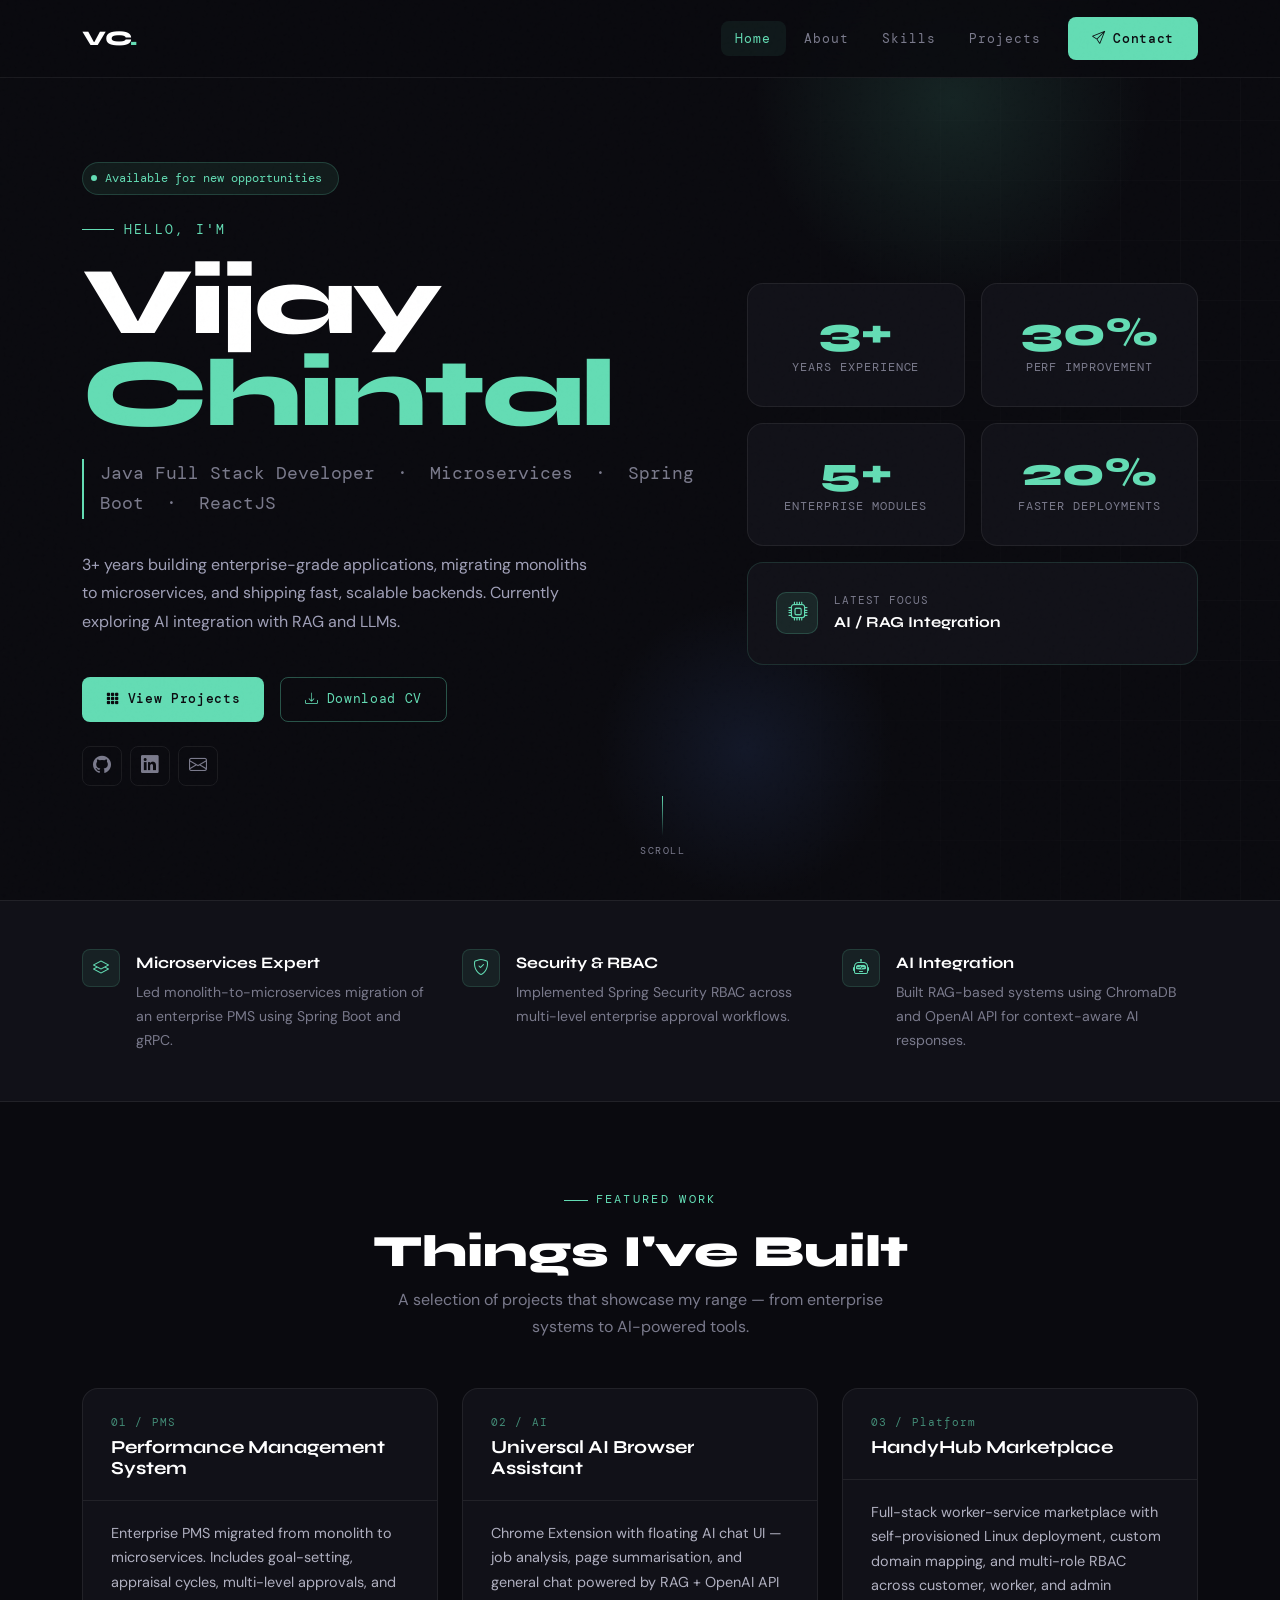
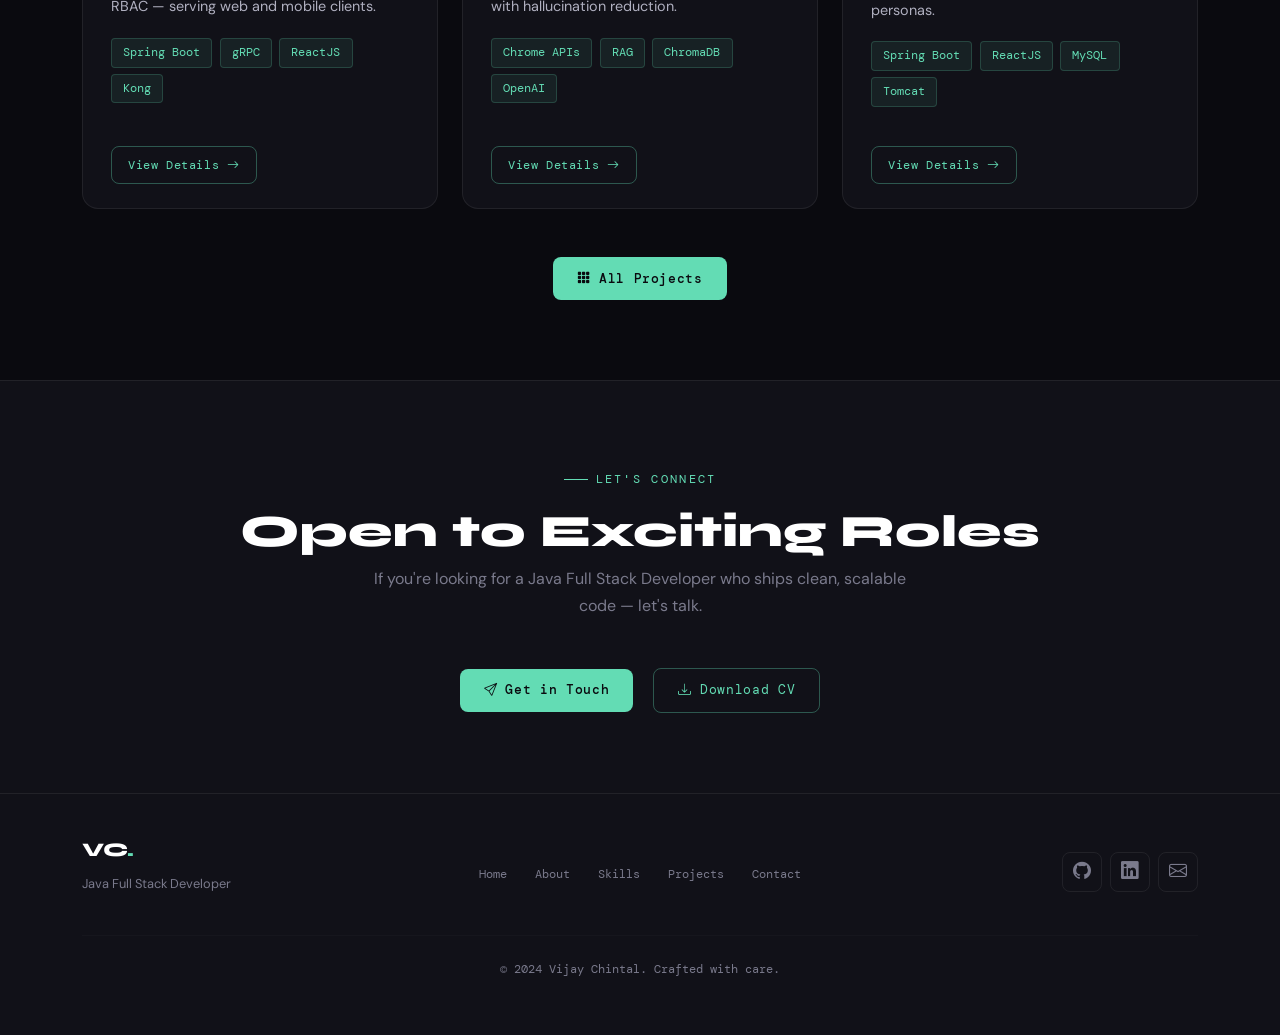
<file: Index.html>
<!DOCTYPE html>
<html lang="en">
<head>
  <meta charset="UTF-8" />
  <meta name="viewport" content="width=device-width, initial-scale=1.0" />
  <title>Vijay Chintal – Java Full Stack Developer</title>
  <meta name="description" content="Portfolio of Vijay Chintal, Java Full Stack Developer specialising in Spring Boot, Microservices, and ReactJS." />

  <!-- Bootstrap 5 -->
  <link rel="stylesheet" href="https://cdn.jsdelivr.net/npm/bootstrap@5.3.3/dist/css/bootstrap.min.css" />
  <!-- Bootstrap Icons -->
  <link rel="stylesheet" href="https://cdn.jsdelivr.net/npm/bootstrap-icons@1.11.3/font/bootstrap-icons.min.css" />
  <!-- Custom styles -->
  <link rel="stylesheet" href="css/Styles.css" />
</head>
<body>

  <!-- ─── NAVBAR ──────────────────────────────────────────── -->
  <nav class="navbar navbar-expand-lg fixed-top">
    <div class="container">
      <a class="navbar-brand" href="index.html">VC<span>.</span></a>

      <button class="navbar-toggler" type="button" data-bs-toggle="collapse" data-bs-target="#navMenu">
        <span class="navbar-toggler-icon"></span>
      </button>

      <div class="collapse navbar-collapse" id="navMenu">
        <ul class="navbar-nav ms-auto align-items-lg-center gap-lg-1">
          <li class="nav-item"><a class="nav-link active-page" href="index.html">Home</a></li>
          <li class="nav-item"><a class="nav-link" href="about.html">About</a></li>
          <li class="nav-item"><a class="nav-link" href="skills.html">Skills</a></li>
          <li class="nav-item"><a class="nav-link" href="projects.html">Projects</a></li>
          <li class="nav-item ms-lg-2">
            <a class="btn-accent" href="contact.html">
              <i class="bi bi-send"></i> Contact
            </a>
          </li>
        </ul>
      </div>
    </div>
  </nav>

  <!-- ─── HERO ────────────────────────────────────────────── -->
  <section class="hero-section">
    <!-- Background elements -->
    <div class="hero-grid-line"></div>
    <div class="glow-green" style="top:-100px;right:10%"></div>
    <div class="glow-blue"  style="bottom:0;right:30%"></div>

    <div class="container position-relative">
      <div class="row align-items-center">
        <div class="col-lg-7">

          <!-- Available badge -->
          <div class="hero-badge fade-up">
            <span class="dot"></span>
            Available for new opportunities
          </div>

          <!-- Eyebrow -->
          <p class="hero-eyebrow fade-up delay-1">Hello, I'm</p>

          <!-- Name -->
          <h1 class="hero-name fade-up delay-2">
            Vijay<br><span class="accent">Chintal</span>
          </h1>

          <!-- Role -->
          <p class="hero-role fade-up delay-3">
            Java Full Stack Developer &nbsp;·&nbsp; Microservices &nbsp;·&nbsp; Spring Boot &nbsp;·&nbsp; ReactJS
          </p>

          <!-- Description -->
          <p class="hero-desc fade-up delay-4">
            3+ years building enterprise-grade applications, migrating monoliths to microservices, and shipping fast, scalable backends. Currently exploring AI integration with RAG and LLMs.
          </p>

          <!-- CTAs -->
          <div class="hero-actions fade-up delay-5">
            <a class="btn-accent" href="projects.html">
              <i class="bi bi-grid-3x3-gap-fill"></i> View Projects
            </a>
            <a class="btn-outline-accent" href="assets/Vijay_Chintal_Resume.docx" download>
              <i class="bi bi-download"></i> Download CV
            </a>
          </div>

          <!-- Socials -->
          <div class="d-flex gap-2 mt-4 fade-up delay-5">
            <a href="https://github.com/123vijay12" target="_blank" class="social-btn" title="GitHub">
              <i class="bi bi-github"></i>
            </a>
            <a href="https://www.linkedin.com/in/vijay-chintal/" target="_blank" class="social-btn" title="LinkedIn">
              <i class="bi bi-linkedin"></i>
            </a>
            <a href="mailto:vijaychintal.2525@gmail.com" class="social-btn" title="Email">
              <i class="bi bi-envelope"></i>
            </a>
          </div>
        </div>

        <!-- Right column – stat cards -->
        <div class="col-lg-5 mt-5 mt-lg-0">
          <div class="row g-3 fade-up delay-3">

            <div class="col-6">
              <div class="card-dark text-center">
                <div class="stat-number">3+</div>
                <div class="stat-label">Years Experience</div>
              </div>
            </div>
            <div class="col-6">
              <div class="card-dark text-center">
                <div class="stat-number">30%</div>
                <div class="stat-label">Perf Improvement</div>
              </div>
            </div>
            <div class="col-6">
              <div class="card-dark text-center">
                <div class="stat-number">5+</div>
                <div class="stat-label">Enterprise Modules</div>
              </div>
            </div>
            <div class="col-6">
              <div class="card-dark text-center">
                <div class="stat-number">20%</div>
                <div class="stat-label">Faster Deployments</div>
              </div>
            </div>

            <!-- Featured skill pill -->
            <div class="col-12">
              <div class="card-dark" style="border-color: rgba(99,220,180,.15);">
                <div class="d-flex align-items-center gap-3">
                  <div style="width:42px;height:42px;border-radius:10px;background:rgba(99,220,180,.1);border:1px solid rgba(99,220,180,.2);display:flex;align-items:center;justify-content:center;color:var(--accent);font-size:1.2rem;flex-shrink:0">
                    <i class="bi bi-cpu"></i>
                  </div>
                  <div>
                    <div style="font-family:var(--font-mono);font-size:.7rem;color:var(--muted);letter-spacing:.08em;text-transform:uppercase">Latest Focus</div>
                    <div style="font-family:var(--font-display);font-weight:700;color:#fff;font-size:.95rem">AI / RAG Integration</div>
                  </div>
                </div>
              </div>
            </div>
          </div>
        </div>
      </div>
    </div>

    <div class="scroll-indicator">
      <div class="scroll-line"></div>
      <span>scroll</span>
    </div>
  </section>

  <!-- ─── QUICK HIGHLIGHTS ─────────────────────────────────── -->
  <section class="py-5 position-relative" style="background:var(--bg-card);border-top:1px solid var(--border);border-bottom:1px solid var(--border);">
    <div class="container">
      <div class="row g-4">

        <div class="col-md-4">
          <div class="d-flex align-items-start gap-3">
            <div class="contact-info-icon"><i class="bi bi-layers"></i></div>
            <div>
              <div style="font-family:var(--font-display);font-weight:700;color:#fff;margin-bottom:.3rem">Microservices Expert</div>
              <p style="font-size:.88rem;color:var(--muted);margin:0">Led monolith-to-microservices migration of an enterprise PMS using Spring Boot and gRPC.</p>
            </div>
          </div>
        </div>

        <div class="col-md-4">
          <div class="d-flex align-items-start gap-3">
            <div class="contact-info-icon"><i class="bi bi-shield-check"></i></div>
            <div>
              <div style="font-family:var(--font-display);font-weight:700;color:#fff;margin-bottom:.3rem">Security & RBAC</div>
              <p style="font-size:.88rem;color:var(--muted);margin:0">Implemented Spring Security RBAC across multi-level enterprise approval workflows.</p>
            </div>
          </div>
        </div>

        <div class="col-md-4">
          <div class="d-flex align-items-start gap-3">
            <div class="contact-info-icon"><i class="bi bi-robot"></i></div>
            <div>
              <div style="font-family:var(--font-display);font-weight:700;color:#fff;margin-bottom:.3rem">AI Integration</div>
              <p style="font-size:.88rem;color:var(--muted);margin:0">Built RAG-based systems using ChromaDB and OpenAI API for context-aware AI responses.</p>
            </div>
          </div>
        </div>

      </div>
    </div>
  </section>

  <!-- ─── FEATURED PROJECTS TEASER ────────────────────────── -->
  <section class="py-6" style="padding:5rem 0;">
    <div class="container">
      <div class="text-center mb-5">
        <span class="section-label" style="justify-content:center">Featured Work</span>
        <h2 class="section-title">Things I've Built</h2>
        <p class="section-subtitle mx-auto">A selection of projects that showcase my range — from enterprise systems to AI-powered tools.</p>
      </div>

      <div class="row g-4">

        <!-- Project 1 -->
        <div class="col-md-6 col-lg-4">
          <div class="project-card">
            <div class="project-card-header">
              <div class="project-num">01 / PMS</div>
              <h3>Performance Management System</h3>
            </div>
            <div class="project-card-body">
              <p>Enterprise PMS migrated from monolith to microservices. Includes goal-setting, appraisal cycles, multi-level approvals, and RBAC — serving web and mobile clients.</p>
              <div>
                <span class="tech-tag">Spring Boot</span>
                <span class="tech-tag">gRPC</span>
                <span class="tech-tag">ReactJS</span>
                <span class="tech-tag">Kong</span>
              </div>
            </div>
            <div class="project-card-footer">
              <a href="projects.html" class="btn-outline-accent" style="font-size:.75rem;padding:.5rem 1rem">View Details <i class="bi bi-arrow-right"></i></a>
            </div>
          </div>
        </div>

        <!-- Project 2 -->
        <div class="col-md-6 col-lg-4">
          <div class="project-card">
            <div class="project-card-header">
              <div class="project-num">02 / AI</div>
              <h3>Universal AI Browser Assistant</h3>
            </div>
            <div class="project-card-body">
              <p>Chrome Extension with floating AI chat UI — job analysis, page summarisation, and general chat powered by RAG + OpenAI API with hallucination reduction.</p>
              <div>
                <span class="tech-tag">Chrome APIs</span>
                <span class="tech-tag">RAG</span>
                <span class="tech-tag">ChromaDB</span>
                <span class="tech-tag">OpenAI</span>
              </div>
            </div>
            <div class="project-card-footer">
              <a href="projects.html" class="btn-outline-accent" style="font-size:.75rem;padding:.5rem 1rem">View Details <i class="bi bi-arrow-right"></i></a>
            </div>
          </div>
        </div>

        <!-- Project 3 -->
        <div class="col-md-6 col-lg-4">
          <div class="project-card">
            <div class="project-card-header">
              <div class="project-num">03 / Platform</div>
              <h3>HandyHub Marketplace</h3>
            </div>
            <div class="project-card-body">
              <p>Full-stack worker-service marketplace with self-provisioned Linux deployment, custom domain mapping, and multi-role RBAC across customer, worker, and admin personas.</p>
              <div>
                <span class="tech-tag">Spring Boot</span>
                <span class="tech-tag">ReactJS</span>
                <span class="tech-tag">MySQL</span>
                <span class="tech-tag">Tomcat</span>
              </div>
            </div>
            <div class="project-card-footer">
              <a href="projects.html" class="btn-outline-accent" style="font-size:.75rem;padding:.5rem 1rem">View Details <i class="bi bi-arrow-right"></i></a>
            </div>
          </div>
        </div>

      </div>

      <div class="text-center mt-5">
        <a href="projects.html" class="btn-accent">
          <i class="bi bi-grid-3x3-gap-fill"></i> All Projects
        </a>
      </div>
    </div>
  </section>

  <!-- ─── CTA STRIP ────────────────────────────────────────── -->
  <section style="padding:5rem 0;background:var(--bg-card);border-top:1px solid var(--border);">
    <div class="container text-center">
      <span class="section-label" style="justify-content:center">Let's Connect</span>
      <h2 class="section-title">Open to Exciting Roles</h2>
      <p class="section-subtitle mx-auto">If you're looking for a Java Full Stack Developer who ships clean, scalable code — let's talk.</p>
      <a href="contact.html" class="btn-accent me-3"><i class="bi bi-send"></i> Get in Touch</a>
      <a href="assets/Vijay_Chintal_Resume.pdf" download class="btn-outline-accent"><i class="bi bi-download"></i> Download CV</a>
    </div>
  </section>

  <!-- ─── FOOTER ───────────────────────────────────────────── -->
  <footer>
    <div class="container">
      <div class="row align-items-center">
        <div class="col-md-4 mb-3 mb-md-0">
          <div class="footer-brand">VC<span>.</span></div>
          <p style="font-size:.8rem;color:var(--muted);margin-top:.4rem">Java Full Stack Developer</p>
        </div>
        <div class="col-md-4 text-md-center mb-3 mb-md-0">
          <div class="footer-links">
            <a href="index.html">Home</a>
            <a href="about.html">About</a>
            <a href="skills.html">Skills</a>
            <a href="projects.html">Projects</a>
            <a href="contact.html">Contact</a>
          </div>
        </div>
        <div class="col-md-4 text-md-end">
          <div class="d-flex gap-2 justify-content-md-end">
            <a href="https://github.com/123vijay12" target="_blank" class="social-btn"><i class="bi bi-github"></i></a>
            <a href="https://linkedin.com/in/" target="_blank" class="social-btn"><i class="bi bi-linkedin"></i></a>
            <a href="mailto:vijaychintal.2525@gmail.com" class="social-btn"><i class="bi bi-envelope"></i></a>
          </div>
        </div>
      </div>
      <hr style="border-color:var(--border);margin:1.5rem 0;">
      <p class="footer-copy text-center">© 2024 Vijay Chintal. Crafted with care.</p>
    </div>
  </footer>

  <!-- Bootstrap JS -->
  <script src="https://cdn.jsdelivr.net/npm/bootstrap@5.3.3/dist/js/bootstrap.bundle.min.js"></script>
</body>
</html>
</file>
<file: css/Styles.css>
/* ============================================================
   VIJAY CHINTAL – Portfolio Stylesheet
   Aesthetic: Dark editorial, monospaced accents, sharp geometry
   ============================================================ */

@import url('https://fonts.googleapis.com/css2?family=Syne:wght@400;600;700;800&family=DM+Mono:ital,wght@0,300;0,400;0,500;1,300&family=DM+Sans:ital,wght@0,300;0,400;0,500;1,400&display=swap');

/* ── Variables ─────────────────────────────────────────────── */
:root {
  --bg:        #0a0a0f;
  --bg-card:   #111118;
  --bg-lift:   #16161f;
  --border:    rgba(255,255,255,0.07);
  --border-hi: rgba(99,220,180,0.35);
  --accent:    #63dcb4;
  --accent2:   #5b8cff;
  --text:      #e8e8f0;
  --muted:     #7a7a8c;
  --danger:    #ff6b6b;

  --font-display: 'Syne', sans-serif;
  --font-mono:    'DM Mono', monospace;
  --font-body:    'DM Sans', sans-serif;

  --radius:   8px;
  --radius-lg:16px;
  --trans:    all .25s cubic-bezier(.4,0,.2,1);
}

/* ── Reset / Base ──────────────────────────────────────────── */
*, *::before, *::after { box-sizing: border-box; margin: 0; padding: 0; }

html { scroll-behavior: smooth; }

body {
  background: var(--bg);
  color: var(--text);
  font-family: var(--font-body);
  font-size: 16px;
  line-height: 1.7;
  -webkit-font-smoothing: antialiased;
  overflow-x: hidden;
}

/* ── Noise overlay ─────────────────────────────────────────── */
body::before {
  content: '';
  position: fixed;
  inset: 0;
  background-image: url("data:image/svg+xml,%3Csvg viewBox='0 0 256 256' xmlns='http://www.w3.org/2000/svg'%3E%3Cfilter id='n'%3E%3CfeTurbulence type='fractalNoise' baseFrequency='0.9' numOctaves='4' stitchTiles='stitch'/%3E%3C/filter%3E%3Crect width='100%25' height='100%25' filter='url(%23n)' opacity='0.03'/%3E%3C/svg%3E");
  pointer-events: none;
  z-index: 9999;
  opacity: .5;
}

/* ── Scrollbar ─────────────────────────────────────────────── */
::-webkit-scrollbar { width: 4px; }
::-webkit-scrollbar-track { background: var(--bg); }
::-webkit-scrollbar-thumb { background: var(--accent); border-radius: 2px; }

/* ── Typography ────────────────────────────────────────────── */
h1,h2,h3,h4,h5,h6 { font-family: var(--font-display); font-weight: 700; line-height: 1.15; }
p { color: var(--text); }
a { color: var(--accent); text-decoration: none; transition: var(--trans); }
a:hover { color: #fff; }
code, .mono { font-family: var(--font-mono); }

.section-label {
  font-family: var(--font-mono);
  font-size: .72rem;
  letter-spacing: .2em;
  text-transform: uppercase;
  color: var(--accent);
  display: inline-flex;
  align-items: center;
  gap: .5rem;
  margin-bottom: 1rem;
}
.section-label::before {
  content: '';
  display: inline-block;
  width: 1.5rem;
  height: 1px;
  background: var(--accent);
}

.section-title {
  font-size: clamp(1.8rem, 4vw, 2.8rem);
  font-weight: 800;
  color: #fff;
  margin-bottom: .5rem;
}

.section-subtitle {
  color: var(--muted);
  font-size: 1rem;
  max-width: 540px;
  margin-bottom: 3rem;
}

/* ── Navbar ────────────────────────────────────────────────── */
.navbar {
  background: rgba(10,10,15,.85) !important;
  backdrop-filter: blur(16px);
  -webkit-backdrop-filter: blur(16px);
  border-bottom: 1px solid var(--border);
  padding: 1rem 0;
  transition: var(--trans);
}

.navbar-brand {
  font-family: var(--font-display);
  font-weight: 800;
  font-size: 1.3rem;
  color: #fff !important;
  letter-spacing: -.02em;
}
.navbar-brand span { color: var(--accent); }

.navbar-nav .nav-link {
  font-family: var(--font-mono);
  font-size: .8rem;
  letter-spacing: .08em;
  color: var(--muted) !important;
  padding: .4rem .9rem !important;
  border-radius: var(--radius);
  transition: var(--trans);
}
.navbar-nav .nav-link:hover,
.navbar-nav .nav-link.active {
  color: var(--accent) !important;
  background: rgba(99,220,180,.07);
}

.navbar-toggler { border: 1px solid var(--border); }
.navbar-toggler-icon { filter: invert(1); }

/* ── Buttons ───────────────────────────────────────────────── */
.btn-accent {
  background: var(--accent);
  color: #0a0a0f;
  font-family: var(--font-mono);
  font-size: .82rem;
  font-weight: 500;
  letter-spacing: .05em;
  padding: .65rem 1.5rem;
  border-radius: var(--radius);
  border: none;
  transition: var(--trans);
  display: inline-flex;
  align-items: center;
  gap: .5rem;
}
.btn-accent:hover {
  background: #fff;
  color: #0a0a0f;
  transform: translateY(-2px);
  box-shadow: 0 8px 24px rgba(99,220,180,.3);
}

.btn-outline-accent {
  background: transparent;
  color: var(--accent);
  font-family: var(--font-mono);
  font-size: .82rem;
  letter-spacing: .05em;
  padding: .65rem 1.5rem;
  border-radius: var(--radius);
  border: 1px solid var(--border-hi);
  transition: var(--trans);
  display: inline-flex;
  align-items: center;
  gap: .5rem;
}
.btn-outline-accent:hover {
  background: rgba(99,220,180,.1);
  color: #fff;
  border-color: var(--accent);
  transform: translateY(-2px);
}

/* ── Cards ─────────────────────────────────────────────────── */
.card-dark {
  background: var(--bg-card);
  border: 1px solid var(--border);
  border-radius: var(--radius-lg);
  padding: 1.75rem;
  transition: var(--trans);
}
.card-dark:hover {
  border-color: var(--border-hi);
  transform: translateY(-4px);
  box-shadow: 0 16px 40px rgba(0,0,0,.4);
}

/* ── Tags / Badges ─────────────────────────────────────────── */
.tech-tag {
  font-family: var(--font-mono);
  font-size: .72rem;
  padding: .25rem .7rem;
  border-radius: 4px;
  background: rgba(99,220,180,.08);
  color: var(--accent);
  border: 1px solid rgba(99,220,180,.2);
  display: inline-block;
  margin: .2rem .2rem .2rem 0;
}

/* ── Divider ───────────────────────────────────────────────── */
.divider {
  height: 1px;
  background: linear-gradient(90deg, transparent, var(--accent), transparent);
  opacity: .2;
  margin: 4rem 0;
}

/* ── Footer ────────────────────────────────────────────────── */
footer {
  background: var(--bg-card);
  border-top: 1px solid var(--border);
  padding: 2.5rem 0;
}
.footer-brand {
  font-family: var(--font-display);
  font-weight: 800;
  font-size: 1.2rem;
  color: #fff;
}
.footer-brand span { color: var(--accent); }
.footer-links a {
  color: var(--muted);
  font-family: var(--font-mono);
  font-size: .78rem;
  margin: 0 .75rem;
  transition: var(--trans);
}
.footer-links a:hover { color: var(--accent); }
.footer-copy {
  color: var(--muted);
  font-family: var(--font-mono);
  font-size: .72rem;
}

/* ── Social icons ──────────────────────────────────────────── */
.social-btn {
  width: 40px; height: 40px;
  border-radius: var(--radius);
  border: 1px solid var(--border);
  display: inline-flex;
  align-items: center;
  justify-content: center;
  color: var(--muted);
  font-size: 1.1rem;
  transition: var(--trans);
}
.social-btn:hover {
  border-color: var(--accent);
  color: var(--accent);
  background: rgba(99,220,180,.07);
  transform: translateY(-3px);
}

/* ── Stat numbers ──────────────────────────────────────────── */
.stat-number {
  font-family: var(--font-display);
  font-size: 2.5rem;
  font-weight: 800;
  color: var(--accent);
  line-height: 1;
}
.stat-label {
  font-family: var(--font-mono);
  font-size: .75rem;
  color: var(--muted);
  letter-spacing: .08em;
  text-transform: uppercase;
  margin-top: .3rem;
}

/* ── Skill bar ─────────────────────────────────────────────── */
.skill-bar-wrap { margin-bottom: 1.25rem; }
.skill-bar-label {
  display: flex;
  justify-content: space-between;
  font-family: var(--font-mono);
  font-size: .78rem;
  color: var(--text);
  margin-bottom: .4rem;
}
.skill-bar-track {
  height: 4px;
  background: rgba(255,255,255,.06);
  border-radius: 2px;
  overflow: hidden;
}
.skill-bar-fill {
  height: 100%;
  background: linear-gradient(90deg, var(--accent), var(--accent2));
  border-radius: 2px;
  animation: fillBar .8s ease both;
}
@keyframes fillBar {
  from { width: 0; }
}

/* ── Timeline (About) ──────────────────────────────────────── */
.timeline { position: relative; padding-left: 2.5rem; }
.timeline::before {
  content: '';
  position: absolute;
  left: 0;
  top: .5rem;
  bottom: 0;
  width: 1px;
  background: linear-gradient(180deg, var(--accent), transparent);
}
.timeline-item { position: relative; margin-bottom: 3rem; }
.timeline-item::before {
  content: '';
  position: absolute;
  left: -2.6rem;
  top: .45rem;
  width: 10px;
  height: 10px;
  border-radius: 50%;
  background: var(--accent);
  box-shadow: 0 0 0 3px rgba(99,220,180,.2);
}
.timeline-date {
  font-family: var(--font-mono);
  font-size: .75rem;
  color: var(--accent);
  letter-spacing: .08em;
  margin-bottom: .35rem;
}
.timeline-title {
  font-family: var(--font-display);
  font-size: 1.1rem;
  font-weight: 700;
  color: #fff;
  margin-bottom: .2rem;
}
.timeline-company {
  font-size: .85rem;
  color: var(--muted);
  margin-bottom: .75rem;
}
.timeline-body li {
  font-size: .9rem;
  color: #c0c0d0;
  margin-bottom: .4rem;
}

/* ── Project Card ──────────────────────────────────────────── */
.project-card {
  background: var(--bg-card);
  border: 1px solid var(--border);
  border-radius: var(--radius-lg);
  overflow: hidden;
  transition: var(--trans);
  height: 100%;
  display: flex;
  flex-direction: column;
}
.project-card:hover {
  border-color: var(--border-hi);
  transform: translateY(-6px);
  box-shadow: 0 20px 50px rgba(0,0,0,.5);
}
.project-card-header {
  padding: 1.5rem 1.75rem 1rem;
  border-bottom: 1px solid var(--border);
}
.project-card-header .project-num {
  font-family: var(--font-mono);
  font-size: .7rem;
  color: var(--accent);
  opacity: .6;
  letter-spacing: .1em;
}
.project-card-header h3 {
  font-size: 1.15rem;
  color: #fff;
  margin: .3rem 0;
}
.project-card-body { padding: 1.25rem 1.75rem; flex: 1; }
.project-card-body p { font-size: .9rem; color: #b0b0c0; margin-bottom: 1rem; }
.project-card-footer {
  padding: 1rem 1.75rem 1.5rem;
  display: flex;
  gap: .75rem;
  align-items: center;
}

/* ── Hero glows ────────────────────────────────────────────── */
.glow-green {
  position: absolute;
  width: 400px; height: 400px;
  border-radius: 50%;
  background: radial-gradient(circle, rgba(99,220,180,.12) 0%, transparent 70%);
  pointer-events: none;
}
.glow-blue {
  position: absolute;
  width: 300px; height: 300px;
  border-radius: 50%;
  background: radial-gradient(circle, rgba(91,140,255,.1) 0%, transparent 70%);
  pointer-events: none;
}

/* ── Hero page ─────────────────────────────────────────────── */
.hero-section {
  min-height: 100vh;
  display: flex;
  align-items: center;
  position: relative;
  overflow: hidden;
  padding: 7rem 0 4rem;
}
.hero-eyebrow {
  font-family: var(--font-mono);
  font-size: .8rem;
  letter-spacing: .18em;
  text-transform: uppercase;
  color: var(--accent);
  margin-bottom: 1rem;
  display: flex;
  align-items: center;
  gap: .6rem;
}
.hero-eyebrow::before {
  content: '';
  display: inline-block;
  width: 2rem;
  height: 1px;
  background: var(--accent);
}
.hero-name {
  font-family: var(--font-display);
  font-size: clamp(3rem, 8vw, 6rem);
  font-weight: 800;
  line-height: .95;
  color: #fff;
  letter-spacing: -.03em;
}
.hero-name .accent { color: var(--accent); }
.hero-role {
  font-family: var(--font-mono);
  font-size: clamp(.9rem, 2vw, 1.1rem);
  color: var(--muted);
  margin: 1.25rem 0 2rem;
  border-left: 2px solid var(--accent);
  padding-left: 1rem;
}
.hero-desc {
  font-size: 1rem;
  color: #a0a0b8;
  max-width: 520px;
  margin-bottom: 2.5rem;
  line-height: 1.8;
}
.hero-actions { display: flex; gap: 1rem; flex-wrap: wrap; }

.hero-grid-line {
  position: absolute;
  top: 0; right: 0;
  width: 50%;
  height: 100%;
  background-image:
    linear-gradient(var(--border) 1px, transparent 1px),
    linear-gradient(90deg, var(--border) 1px, transparent 1px);
  background-size: 60px 60px;
  mask-image: linear-gradient(to left, rgba(0,0,0,.3), transparent);
  pointer-events: none;
}
.hero-badge {
  display: inline-flex;
  align-items: center;
  gap: .5rem;
  background: rgba(99,220,180,.08);
  border: 1px solid rgba(99,220,180,.2);
  border-radius: 100px;
  padding: .35rem 1rem .35rem .5rem;
  font-family: var(--font-mono);
  font-size: .72rem;
  color: var(--accent);
  margin-bottom: 1.5rem;
}
.hero-badge .dot {
  width: 6px; height: 6px;
  border-radius: 50%;
  background: var(--accent);
  animation: pulse 2s infinite;
}
@keyframes pulse {
  0%,100% { opacity: 1; transform: scale(1); }
  50%      { opacity: .4; transform: scale(1.4); }
}

/* ── Scroll indicator ──────────────────────────────────────── */
.scroll-indicator {
  position: absolute;
  bottom: 2.5rem;
  left: 50%;
  transform: translateX(-50%);
  display: flex;
  flex-direction: column;
  align-items: center;
  gap: .4rem;
  font-family: var(--font-mono);
  font-size: .65rem;
  color: var(--muted);
  letter-spacing: .15em;
  text-transform: uppercase;
  animation: fadeInUp .6s 1s both;
}
.scroll-indicator .scroll-line {
  width: 1px;
  height: 40px;
  background: linear-gradient(180deg, var(--accent), transparent);
  animation: scrollDrop 1.5s ease infinite;
}
@keyframes scrollDrop {
  0%   { transform: scaleY(0); transform-origin: top; }
  50%  { transform: scaleY(1); transform-origin: top; }
  51%  { transform: scaleY(1); transform-origin: bottom; }
  100% { transform: scaleY(0); transform-origin: bottom; }
}

/* ── Page hero (inner pages) ───────────────────────────────── */
.page-hero {
  padding: 8rem 0 4rem;
  position: relative;
  overflow: hidden;
}
.page-hero-tag {
  font-family: var(--font-mono);
  font-size: .72rem;
  letter-spacing: .18em;
  text-transform: uppercase;
  color: var(--accent);
  margin-bottom: 1rem;
}
.page-hero h1 {
  font-size: clamp(2.4rem,5vw,4rem);
  font-weight: 800;
  color: #fff;
  letter-spacing: -.03em;
}
.page-hero p {
  color: var(--muted);
  font-size: 1.05rem;
  max-width: 540px;
  margin-top: .75rem;
}

/* ── Contact ───────────────────────────────────────────────── */
.contact-form label {
  font-family: var(--font-mono);
  font-size: .78rem;
  color: var(--muted);
  letter-spacing: .06em;
  text-transform: uppercase;
  margin-bottom: .4rem;
}
.contact-form .form-control {
  background: var(--bg-lift);
  border: 1px solid var(--border);
  color: var(--text);
  border-radius: var(--radius);
  padding: .75rem 1rem;
  font-family: var(--font-body);
  font-size: .92rem;
  transition: var(--trans);
}
.contact-form .form-control:focus {
  background: var(--bg-lift);
  border-color: var(--accent);
  color: #fff;
  box-shadow: 0 0 0 3px rgba(99,220,180,.12);
  outline: none;
}
.contact-form .form-control::placeholder { color: var(--muted); }

.contact-info-card {
  background: var(--bg-card);
  border: 1px solid var(--border);
  border-radius: var(--radius-lg);
  padding: 2rem;
}
.contact-info-item {
  display: flex;
  align-items: flex-start;
  gap: 1rem;
  padding: 1rem 0;
  border-bottom: 1px solid var(--border);
}
.contact-info-item:last-child { border-bottom: none; }
.contact-info-icon {
  width: 38px; height: 38px;
  border-radius: var(--radius);
  background: rgba(99,220,180,.08);
  border: 1px solid rgba(99,220,180,.15);
  display: flex;
  align-items: center;
  justify-content: center;
  color: var(--accent);
  font-size: 1rem;
  flex-shrink: 0;
}
.contact-info-text span {
  display: block;
  font-family: var(--font-mono);
  font-size: .7rem;
  color: var(--muted);
  letter-spacing: .08em;
  text-transform: uppercase;
  margin-bottom: .15rem;
}
.contact-info-text a, .contact-info-text p {
  font-size: .92rem;
  color: var(--text);
  margin: 0;
}
.contact-info-text a:hover { color: var(--accent); }

/* ── Skill group ───────────────────────────────────────────── */
.skill-group {
  background: var(--bg-card);
  border: 1px solid var(--border);
  border-radius: var(--radius-lg);
  padding: 1.75rem;
  transition: var(--trans);
}
.skill-group:hover {
  border-color: var(--border-hi);
}
.skill-group-title {
  font-family: var(--font-display);
  font-size: .95rem;
  font-weight: 700;
  color: var(--accent);
  text-transform: uppercase;
  letter-spacing: .08em;
  margin-bottom: 1.25rem;
  display: flex;
  align-items: center;
  gap: .6rem;
}
.skill-group-title i { font-size: 1.1rem; }

/* ── Animations ────────────────────────────────────────────── */
@keyframes fadeInUp {
  from { opacity: 0; transform: translateY(20px); }
  to   { opacity: 1; transform: translateY(0); }
}
.fade-up { animation: fadeInUp .6s ease both; }
.delay-1 { animation-delay: .1s; }
.delay-2 { animation-delay: .2s; }
.delay-3 { animation-delay: .3s; }
.delay-4 { animation-delay: .4s; }
.delay-5 { animation-delay: .5s; }

/* ── Highlight box ─────────────────────────────────────────── */
.highlight-box {
  background: rgba(99,220,180,.05);
  border-left: 3px solid var(--accent);
  border-radius: 0 var(--radius) var(--radius) 0;
  padding: 1rem 1.25rem;
  font-size: .9rem;
  color: #b0b0c4;
}

/* ── Nav active state ──────────────────────────────────────── */
.nav-link.active-page {
  color: var(--accent) !important;
  background: rgba(99,220,180,.07);
}

/* ── Responsive ────────────────────────────────────────────── */
@media (max-width: 768px) {
  .hero-name { font-size: 3rem; }
  .hero-grid-line { width: 100%; opacity: .3; }
  .timeline { padding-left: 1.5rem; }
  .timeline-item::before { left: -1.6rem; }
}
</file>
